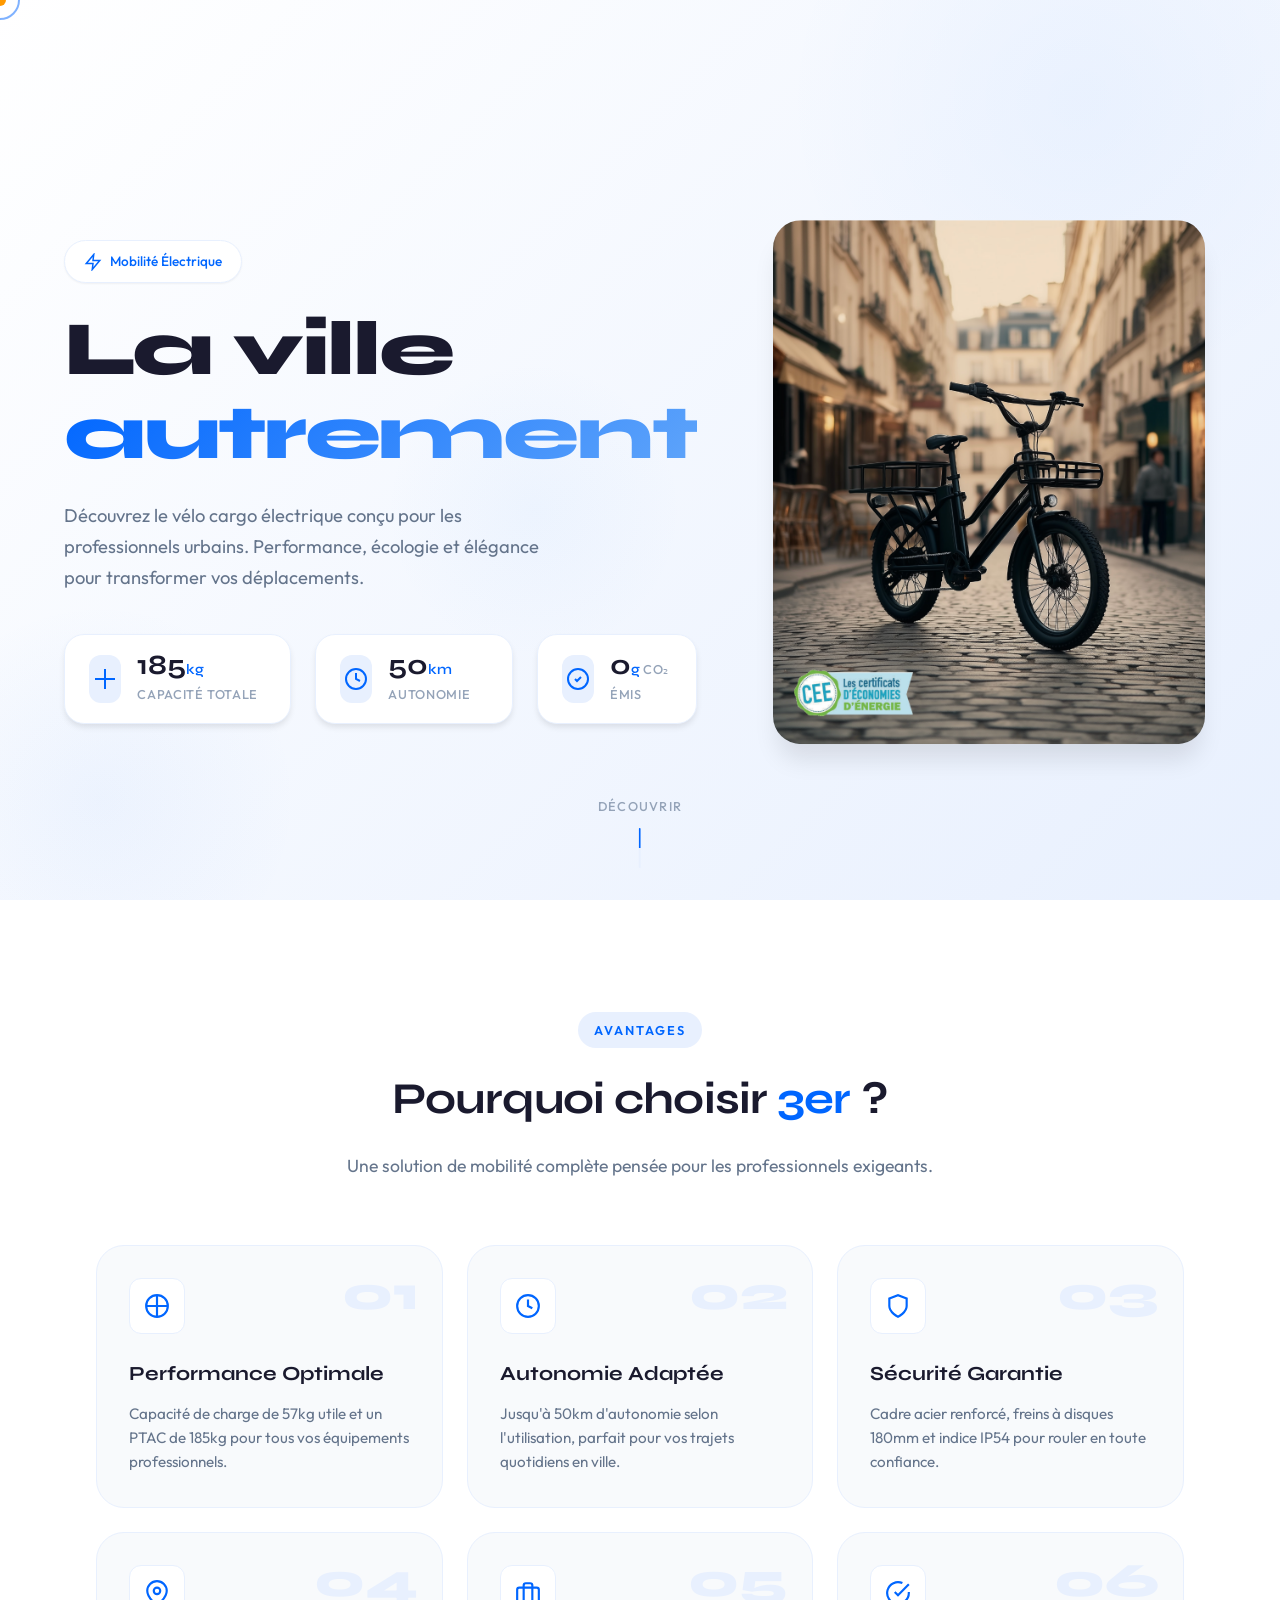
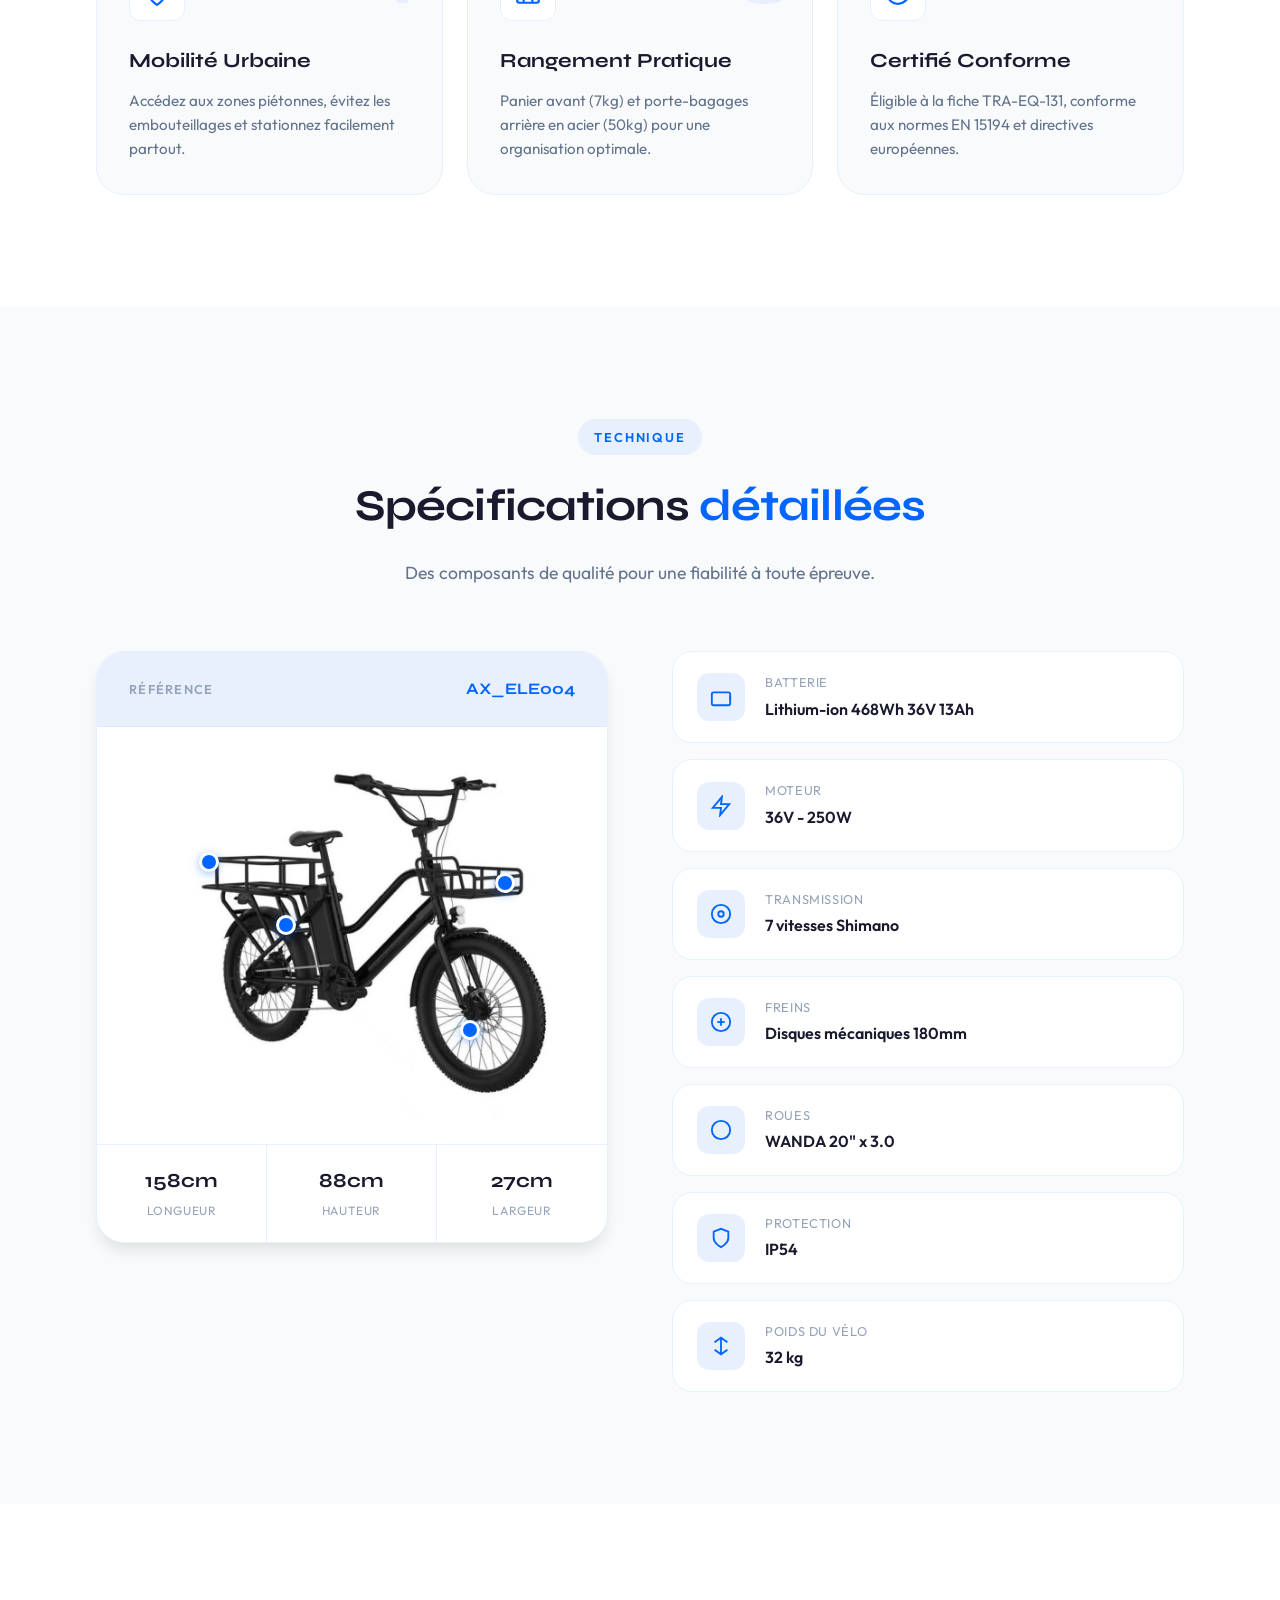
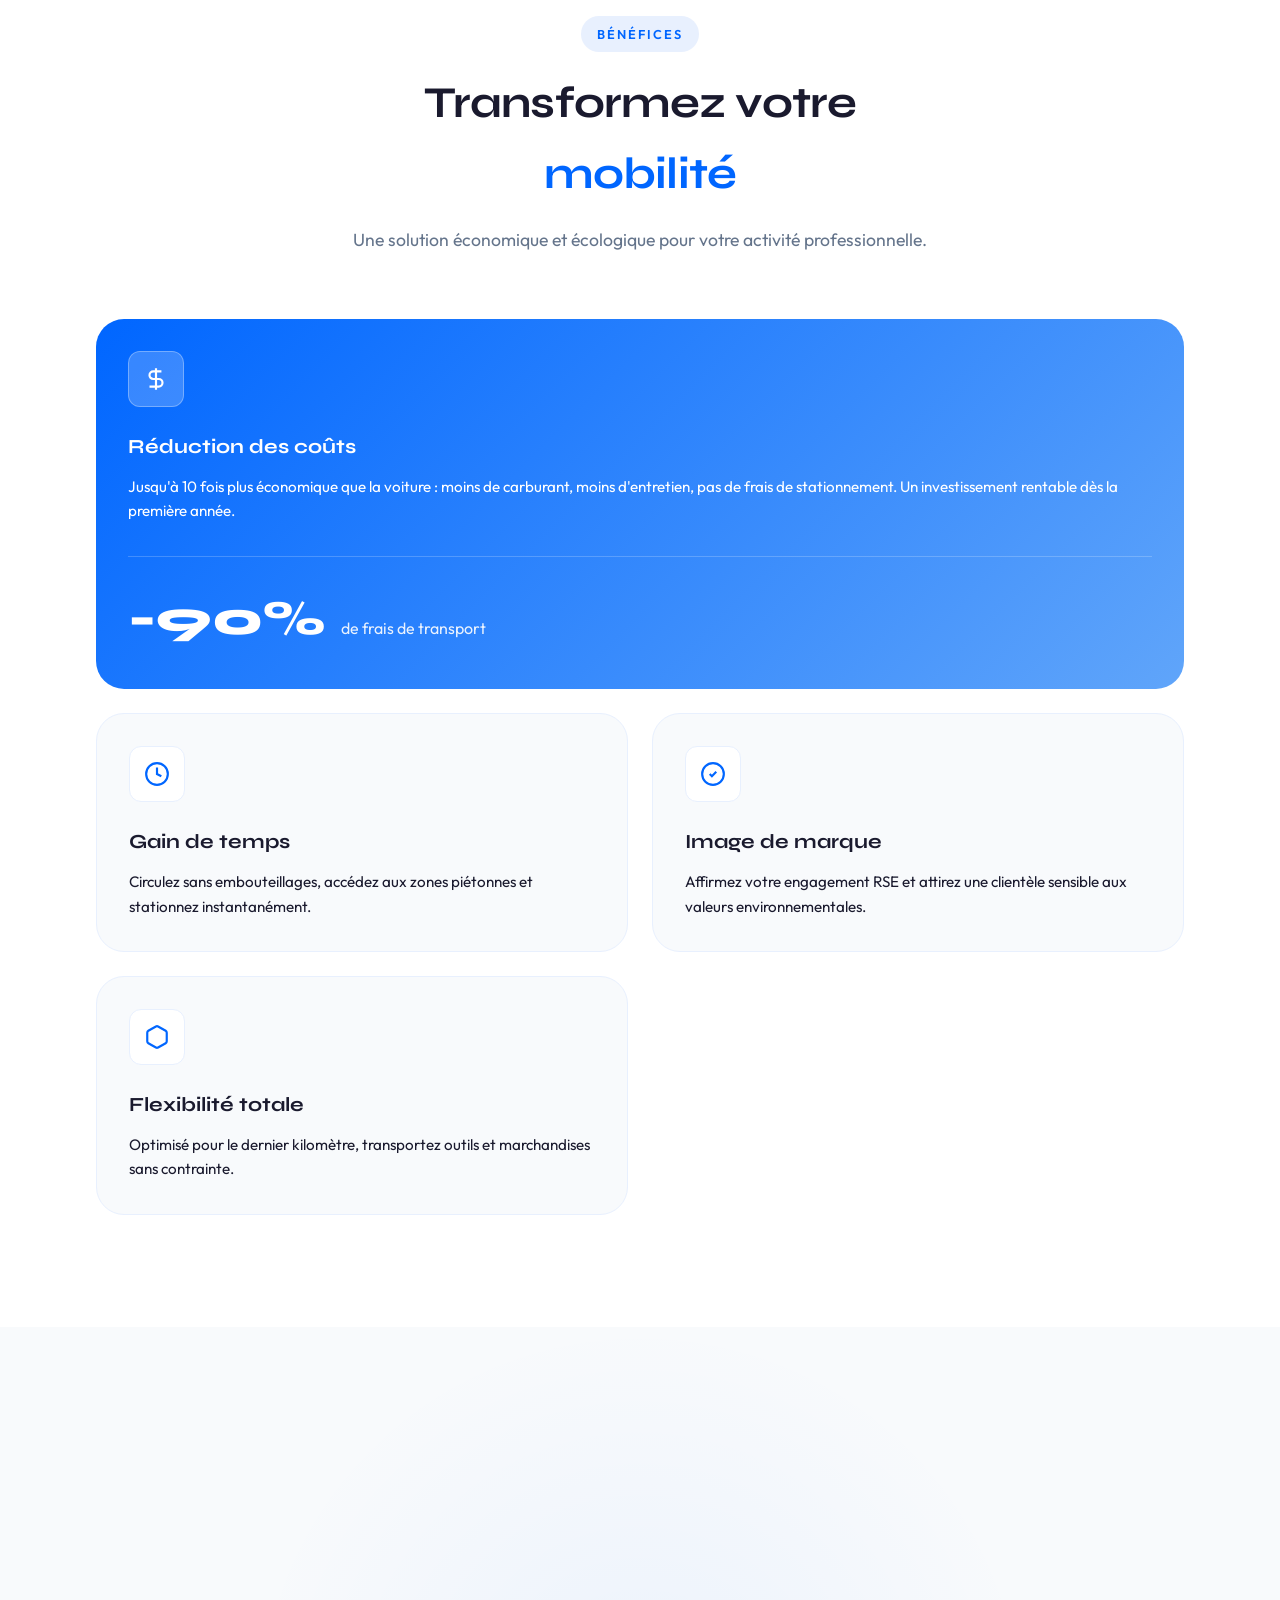
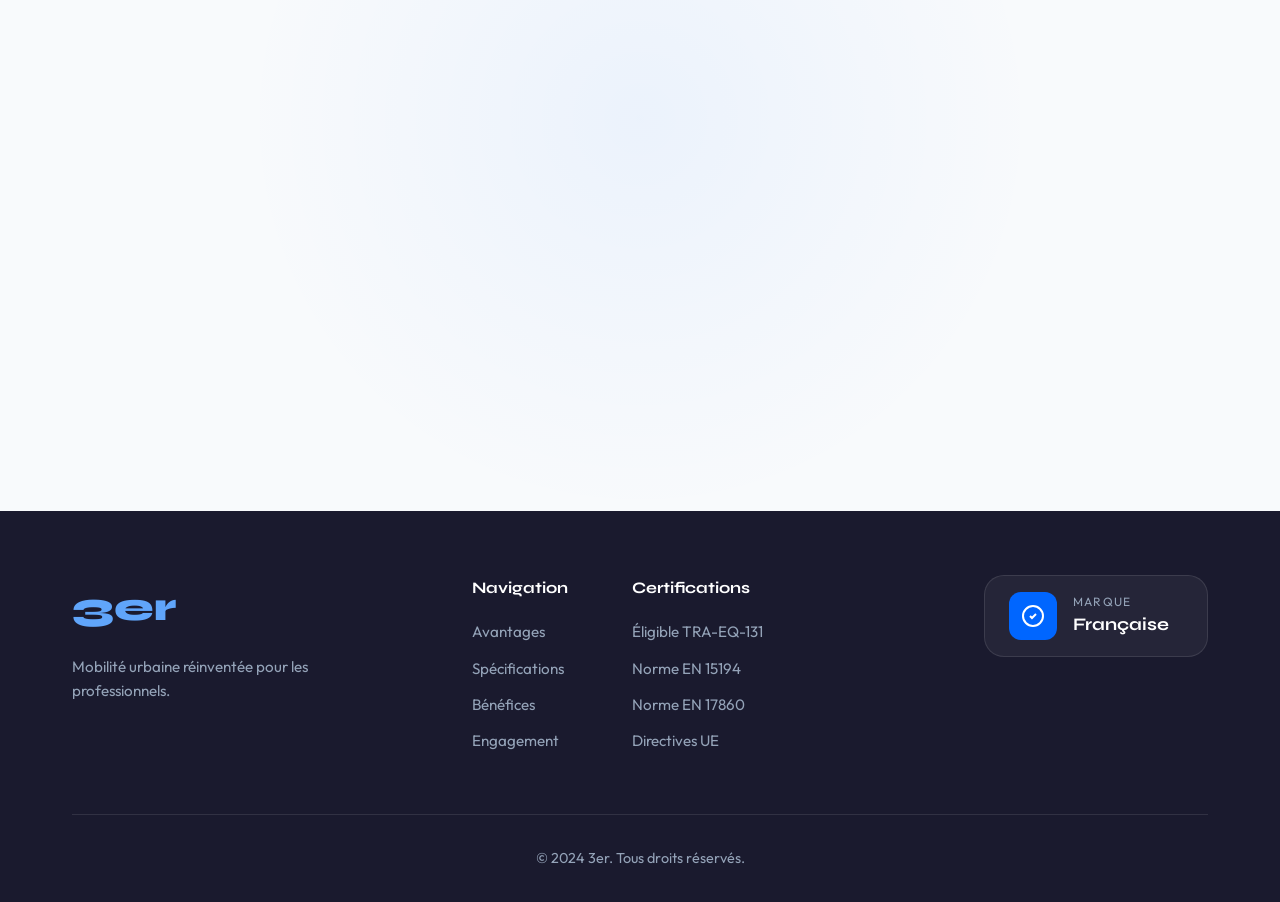
<file: index.html>
<!DOCTYPE html>
<html lang="fr">
<head>
    <meta charset="UTF-8">
    <meta name="viewport" content="width=device-width, initial-scale=1.0">
    <title>3er | Vélo Cargo Électrique</title>
    <link href="https://fonts.googleapis.com/css2?family=Outfit:wght@300;400;500;600;700;800&family=Syne:wght@400;500;600;700;800&display=swap" rel="stylesheet">
    <style>
/* ============================================
   3er - Vélo Cargo Électrique
   Styles CSS - Thème Blanc & Bleu Urbain
   Avec images réelles du vélo
   ============================================ */

/* Variables */
:root {
    --white: #ffffff;
    --off-white: #f8fafc;
    --light-gray: #e8f0fe;
    --gray: #94a3b8;
    --dark-gray: #64748b;
    --dark: #1a1a2e;
    --darker: #0f0f1a;

    --blue-100: #dbeafe;
    --blue-200: #bfdbfe;
    --blue-300: #93c5fd;
    --blue-400: #60a5fa;
    --blue-500: #3b82f6;
    --blue-600: #0066FF;
    --blue-700: #0052cc;
    --blue-800: #1e40af;

    --gradient-blue: linear-gradient(135deg, var(--blue-600) 0%, var(--blue-400) 100%);
    --gradient-light: linear-gradient(135deg, var(--white) 0%, var(--light-gray) 100%);

    --shadow-sm: 0 1px 2px rgba(0, 0, 0, 0.05);
    --shadow-md: 0 4px 6px -1px rgba(0, 0, 0, 0.1);
    --shadow-lg: 0 10px 15px -3px rgba(0, 0, 0, 0.1);
    --shadow-xl: 0 20px 25px -5px rgba(0, 0, 0, 0.1);
    --shadow-blue: 0 10px 40px rgba(0, 102, 255, 0.15);

    --radius-sm: 8px;
    --radius-md: 12px;
    --radius-lg: 20px;
    --radius-xl: 28px;

    --transition: all 0.3s cubic-bezier(0.4, 0, 0.2, 1);
}

/* Reset & Base */
* {
    margin: 0;
    padding: 0;
    box-sizing: border-box;
}

html {
    scroll-behavior: smooth;
}

body {
    font-family: 'Outfit', sans-serif;
    background-color: var(--white);
    color: var(--dark);
    overflow-x: hidden;
    line-height: 1.6;
}

/* Custom Cursor */
.cursor {
    width: 12px;
    height: 12px;
    background: var(--blue-600);
    border-radius: 50%;
    position: fixed;
    pointer-events: none;
    z-index: 9999;
    transition: transform 0.1s ease;
    mix-blend-mode: difference;
}

.cursor-follower {
    width: 40px;
    height: 40px;
    border: 2px solid var(--blue-600);
    border-radius: 50%;
    position: fixed;
    pointer-events: none;
    z-index: 9998;
    transition: transform 0.15s ease, opacity 0.15s ease;
    opacity: 0.5;
}

/* Container */
.container {
    max-width: 1200px;
    margin: 0 auto;
    padding: 0 2rem;
}


/* Hero Section */
.hero {
    min-height: 100vh;
    display: flex;
    align-items: center;
    justify-content: center;
    position: relative;
    padding: 8rem 4rem 4rem;
    overflow: hidden;
    background: var(--gradient-light);
}

.hero-shapes {
    position: absolute;
    top: 0;
    left: 0;
    width: 100%;
    height: 100%;
    pointer-events: none;
    overflow: hidden;
}

.shape {
    position: absolute;
    border-radius: 50%;
    opacity: 0.5;
}

.shape-1 {
    width: 600px;
    height: 600px;
    background: radial-gradient(circle, rgba(0, 102, 255, 0.08) 0%, transparent 70%);
    top: -200px;
    right: -100px;
}

.shape-2 {
    width: 400px;
    height: 400px;
    background: radial-gradient(circle, rgba(59, 130, 246, 0.1) 0%, transparent 70%);
    bottom: -100px;
    left: -100px;
}

.shape-3 {
    width: 300px;
    height: 300px;
    background: radial-gradient(circle, rgba(96, 165, 250, 0.1) 0%, transparent 70%);
    top: 40%;
    left: 30%;
}

.hero-content {
    display: grid;
    grid-template-columns: 1fr 1.2fr;
    gap: 4rem;
    align-items: center;
    max-width: 1400px;
    width: 100%;
    position: relative;
    z-index: 2;
}

.hero-text {
    opacity: 0;
    transform: translateY(40px);
    animation: fadeUp 0.8s ease forwards;
    animation-delay: 0.2s;
}

.hero-tag {
    display: inline-flex;
    align-items: center;
    gap: 0.5rem;
    background: var(--white);
    border: 1px solid var(--light-gray);
    padding: 0.6rem 1.2rem;
    border-radius: 50px;
    font-size: 0.85rem;
    font-weight: 500;
    color: var(--blue-600);
    margin-bottom: 1.5rem;
    box-shadow: var(--shadow-sm);
}

.hero-tag svg {
    width: 18px;
    height: 18px;
}

.hero h1 {
    font-family: 'Syne', sans-serif;
    font-size: clamp(3rem, 6vw, 5rem);
    font-weight: 800;
    line-height: 1.1;
    margin-bottom: 1.5rem;
    letter-spacing: -0.03em;
}

.hero h1 .line {
    display: block;
}

.hero h1 .highlight {
    background: var(--gradient-blue);
    -webkit-background-clip: text;
    -webkit-text-fill-color: transparent;
    background-clip: text;
}

.hero-description {
    color: var(--dark-gray);
    font-size: 1.15rem;
    max-width: 480px;
    margin-bottom: 2.5rem;
    line-height: 1.7;
}

.hero-stats {
    display: flex;
    gap: 1.5rem;
}

.stat {
    display: flex;
    align-items: center;
    gap: 1rem;
    background: var(--white);
    padding: 1rem 1.5rem;
    border-radius: var(--radius-lg);
    box-shadow: var(--shadow-md);
    border: 1px solid var(--light-gray);
    transition: var(--transition);
}

.stat:hover {
    transform: translateY(-4px);
    box-shadow: var(--shadow-lg);
}

.stat-icon {
    width: 48px;
    height: 48px;
    background: var(--light-gray);
    border-radius: var(--radius-md);
    display: flex;
    align-items: center;
    justify-content: center;
}

.stat-icon svg {
    width: 24px;
    height: 24px;
    color: var(--blue-600);
}

.stat-value {
    font-family: 'Syne', sans-serif;
    font-size: 1.75rem;
    font-weight: 700;
    color: var(--dark);
    line-height: 1;
}

.stat-value small {
    font-size: 0.9rem;
    font-weight: 600;
    color: var(--blue-600);
}

.stat-label {
    font-size: 0.8rem;
    color: var(--gray);
    text-transform: uppercase;
    letter-spacing: 0.05em;
    font-weight: 500;
}

/* Hero Visual - Real Bike Image */
.hero-visual {
    position: relative;
    opacity: 0;
    transform: translateX(40px);
    animation: fadeLeft 0.8s ease forwards;
    animation-delay: 0.4s;
}

.bike-wrapper {
    position: relative;
    width: 100%;
    padding-top: 85%;
}

.bike-glow {
    position: absolute;
    top: 50%;
    left: 50%;
    width: 80%;
    height: 80%;
    transform: translate(-50%, -50%);
    background: radial-gradient(circle, rgba(0, 102, 255, 0.15) 0%, transparent 70%);
    border-radius: 50%;
    filter: blur(40px);
    animation: pulse-glow 4s ease-in-out infinite;
}

@keyframes pulse-glow {
    0%, 100% { opacity: 0.6; transform: translate(-50%, -50%) scale(1); }
    50% { opacity: 1; transform: translate(-50%, -50%) scale(1.1); }
}

.bike-image-container {
    position: absolute;
    top: 50%;
    left: 50%;
    transform: translate(-50%, -50%);
    width: 95%;
    height: auto;
    z-index: 2;
    border-radius: var(--radius-xl);
    overflow: hidden;
    box-shadow: var(--shadow-xl);
    transition: transform 0.4s ease, box-shadow 0.4s ease;
}

.bike-image-container:hover {
    transform: translate(-50%, -50%) scale(1.02);
    box-shadow: 0 30px 60px rgba(0, 102, 255, 0.2);
}

.bike-photo {
    width: 100%;
    height: auto;
    display: block;
    transition: transform 0.4s ease;
}

.bike-image-container:hover .bike-photo {
    transform: scale(1.05);
}

/* Floating Badges */
.floating-badge {
    position: absolute;
    background: var(--white);
    border: 1px solid var(--light-gray);
    padding: 0.8rem 1.2rem;
    border-radius: var(--radius-md);
    display: flex;
    align-items: center;
    gap: 0.75rem;
    box-shadow: var(--shadow-lg);
    z-index: 3;
    animation: float 4s ease-in-out infinite;
    transition: var(--transition);
}

.floating-badge:hover {
    transform: translateY(-5px) scale(1.05);
    box-shadow: var(--shadow-blue);
}

.badge-motor {
    top: 5%;
    right: 5%;
    animation-delay: 0s;
}

.badge-weight {
    bottom: 15%;
    left: 0;
    animation-delay: 1.5s;
}

.badge-battery {
    top: 40%;
    right: -5%;
    animation-delay: 3s;
}

@keyframes float {
    0%, 100% { transform: translateY(0); }
    50% { transform: translateY(-12px); }
}

.badge-icon {
    width: 40px;
    height: 40px;
    background: var(--light-gray);
    border-radius: var(--radius-sm);
    display: flex;
    align-items: center;
    justify-content: center;
    transition: var(--transition);
}

.floating-badge:hover .badge-icon {
    background: var(--blue-600);
}

.badge-icon svg {
    width: 20px;
    height: 20px;
    color: var(--blue-600);
    transition: var(--transition);
}

.floating-badge:hover .badge-icon svg {
    color: var(--white);
}

.badge-value {
    font-family: 'Syne', sans-serif;
    font-size: 1.1rem;
    font-weight: 700;
    color: var(--dark);
    display: block;
}

.badge-label {
    font-size: 0.75rem;
    color: var(--gray);
    text-transform: uppercase;
    letter-spacing: 0.05em;
}

/* Scroll Indicator */
.scroll-indicator {
    position: absolute;
    bottom: 2rem;
    left: 50%;
    transform: translateX(-50%);
    display: flex;
    flex-direction: column;
    align-items: center;
    gap: 0.75rem;
    color: var(--gray);
    font-size: 0.8rem;
    font-weight: 500;
    letter-spacing: 0.1em;
    text-transform: uppercase;
}

.scroll-line {
    width: 2px;
    height: 40px;
    background: var(--light-gray);
    border-radius: 2px;
    position: relative;
    overflow: hidden;
}

.scroll-line::after {
    content: '';
    position: absolute;
    top: 0;
    left: 0;
    width: 100%;
    height: 50%;
    background: var(--blue-600);
    animation: scroll-down 1.5s ease-in-out infinite;
}

@keyframes scroll-down {
    0% { top: -50%; }
    100% { top: 100%; }
}

/* Section Styles */
section {
    padding: 7rem 4rem;
    position: relative;
}

.section-header {
    text-align: center;
    max-width: 600px;
    margin: 0 auto 4rem;
}

.section-tag {
    display: inline-block;
    background: var(--light-gray);
    color: var(--blue-600);
    font-size: 0.8rem;
    font-weight: 600;
    text-transform: uppercase;
    letter-spacing: 0.15em;
    padding: 0.5rem 1rem;
    border-radius: 50px;
    margin-bottom: 1rem;
}

.section-title {
    font-family: 'Syne', sans-serif;
    font-size: clamp(2rem, 4vw, 2.75rem);
    font-weight: 700;
    margin-bottom: 1rem;
    letter-spacing: -0.02em;
}

.section-title span {
    color: var(--blue-600);
}

.section-description {
    color: var(--dark-gray);
    font-size: 1.1rem;
    line-height: 1.7;
}

/* Features Section */
.features {
    background: var(--white);
}

.features-grid {
    display: grid;
    grid-template-columns: repeat(3, 1fr);
    gap: 1.5rem;
}

.feature-card {
    background: var(--off-white);
    border: 1px solid var(--light-gray);
    border-radius: var(--radius-xl);
    padding: 2rem;
    position: relative;
    overflow: hidden;
    transition: var(--transition);
}

.feature-card::before {
    content: '';
    position: absolute;
    top: 0;
    left: 0;
    width: 100%;
    height: 4px;
    background: var(--gradient-blue);
    transform: scaleX(0);
    transform-origin: left;
    transition: transform 0.4s ease;
}

.feature-card:hover {
    transform: translateY(-8px);
    box-shadow: var(--shadow-blue);
    border-color: var(--blue-200);
}

.feature-card:hover::before {
    transform: scaleX(1);
}

.feature-number {
    position: absolute;
    top: 1.5rem;
    right: 1.5rem;
    font-family: 'Syne', sans-serif;
    font-size: 3rem;
    font-weight: 800;
    color: var(--light-gray);
    line-height: 1;
}

.feature-icon {
    width: 56px;
    height: 56px;
    background: var(--white);
    border: 1px solid var(--light-gray);
    border-radius: var(--radius-md);
    display: flex;
    align-items: center;
    justify-content: center;
    margin-bottom: 1.5rem;
    transition: var(--transition);
}

.feature-card:hover .feature-icon {
    background: var(--blue-600);
    border-color: var(--blue-600);
}

.feature-icon svg {
    width: 26px;
    height: 26px;
    color: var(--blue-600);
    transition: var(--transition);
}

.feature-card:hover .feature-icon svg {
    color: var(--white);
}

.feature-card h3 {
    font-family: 'Syne', sans-serif;
    font-size: 1.25rem;
    font-weight: 700;
    margin-bottom: 0.75rem;
    color: var(--dark);
}

.feature-card p {
    color: var(--dark-gray);
    font-size: 0.95rem;
    line-height: 1.6;
}

/* Specs Section */
.specs {
    background: var(--off-white);
}

.specs-container {
    display: grid;
    grid-template-columns: 1fr 1fr;
    gap: 4rem;
    align-items: start;
}

.specs-card {
    background: var(--white);
    border: 1px solid var(--light-gray);
    border-radius: var(--radius-xl);
    overflow: hidden;
    box-shadow: var(--shadow-lg);
}

.specs-card-header {
    display: flex;
    justify-content: space-between;
    align-items: center;
    padding: 1.5rem 2rem;
    background: var(--light-gray);
    border-bottom: 1px solid var(--blue-100);
}

.specs-card-tag {
    font-size: 0.8rem;
    font-weight: 600;
    color: var(--gray);
    text-transform: uppercase;
    letter-spacing: 0.1em;
}

.specs-card-ref {
    font-family: 'Syne', sans-serif;
    font-weight: 700;
    color: var(--blue-600);
}

/* Specs Image with Hotspots */
.specs-image-container {
    position: relative;
    padding: 1.5rem;
    background: var(--white);
}

.specs-bike-photo {
    width: 100%;
    height: auto;
    display: block;
    transition: transform 0.4s ease;
}

.specs-image-container:hover .specs-bike-photo {
    transform: scale(1.02);
}

/* Interactive Hotspots */
.specs-hotspot {
    position: absolute;
    z-index: 10;
}

.hotspot-dot {
    display: block;
    width: 20px;
    height: 20px;
    background: var(--blue-600);
    border: 3px solid var(--white);
    border-radius: 50%;
    cursor: pointer;
    box-shadow: 0 2px 10px rgba(0, 102, 255, 0.4);
    animation: hotspot-pulse 2s infinite;
    transition: var(--transition);
}

.specs-hotspot:hover .hotspot-dot {
    transform: scale(1.3);
    background: var(--blue-400);
}

@keyframes hotspot-pulse {
    0%, 100% { box-shadow: 0 0 0 0 rgba(0, 102, 255, 0.4); }
    50% { box-shadow: 0 0 0 10px rgba(0, 102, 255, 0); }
}

.hotspot-tooltip {
    position: absolute;
    bottom: 100%;
    left: 50%;
    transform: translateX(-50%) translateY(-10px);
    background: var(--dark);
    color: var(--white);
    padding: 0.5rem 1rem;
    border-radius: var(--radius-sm);
    font-size: 0.8rem;
    font-weight: 500;
    white-space: nowrap;
    opacity: 0;
    visibility: hidden;
    transition: var(--transition);
}

.hotspot-tooltip::after {
    content: '';
    position: absolute;
    top: 100%;
    left: 50%;
    transform: translateX(-50%);
    border: 6px solid transparent;
    border-top-color: var(--dark);
}

.specs-hotspot:hover .hotspot-tooltip {
    opacity: 1;
    visibility: visible;
    transform: translateX(-50%) translateY(-15px);
}

/* Hotspot Positions */
.hotspot-battery {
    top: 45%;
    left: 35%;
}

.hotspot-rack {
    top: 30%;
    left: 20%;
}

.hotspot-basket {
    top: 35%;
    right: 18%;
}

.hotspot-wheel {
    bottom: 25%;
    right: 25%;
}

.specs-card-footer {
    display: grid;
    grid-template-columns: repeat(3, 1fr);
    border-top: 1px solid var(--light-gray);
}

.specs-mini {
    padding: 1.25rem;
    text-align: center;
    border-right: 1px solid var(--light-gray);
    transition: var(--transition);
}

.specs-mini:last-child {
    border-right: none;
}

.specs-mini:hover {
    background: var(--light-gray);
}

.mini-value {
    display: block;
    font-family: 'Syne', sans-serif;
    font-size: 1.25rem;
    font-weight: 700;
    color: var(--dark);
}

.mini-label {
    font-size: 0.75rem;
    color: var(--gray);
    text-transform: uppercase;
    letter-spacing: 0.05em;
}

.specs-list {
    display: flex;
    flex-direction: column;
    gap: 1rem;
}

.spec-item {
    display: flex;
    align-items: center;
    gap: 1.25rem;
    padding: 1.25rem 1.5rem;
    background: var(--white);
    border: 1px solid var(--light-gray);
    border-radius: var(--radius-lg);
    transition: var(--transition);
}

.spec-item:hover {
    border-color: var(--blue-200);
    box-shadow: var(--shadow-md);
    transform: translateX(8px);
}

.spec-icon {
    width: 48px;
    height: 48px;
    background: var(--light-gray);
    border-radius: var(--radius-md);
    display: flex;
    align-items: center;
    justify-content: center;
    flex-shrink: 0;
    transition: var(--transition);
}

.spec-item:hover .spec-icon {
    background: var(--blue-600);
}

.spec-icon svg {
    width: 22px;
    height: 22px;
    color: var(--blue-600);
    transition: var(--transition);
}

.spec-item:hover .spec-icon svg {
    color: var(--white);
}

.spec-info {
    flex: 1;
}

.spec-label {
    display: block;
    font-size: 0.8rem;
    color: var(--gray);
    text-transform: uppercase;
    letter-spacing: 0.05em;
    margin-bottom: 0.25rem;
}

.spec-value {
    font-weight: 600;
    color: var(--dark);
}

/* Benefits Section */
.benefits {
    background: var(--white);
}

.benefits-grid {
    display: grid;
    grid-template-columns: 1fr 1fr;
    gap: 1.5rem;
}

.benefit-card {
    background: var(--off-white);
    border: 1px solid var(--light-gray);
    border-radius: var(--radius-xl);
    padding: 2rem;
    transition: var(--transition);
}

.benefit-card:hover {
    border-color: var(--blue-200);
    box-shadow: var(--shadow-blue);
}

.benefit-large {
    grid-column: span 2;
    background: var(--gradient-blue);
    border: none;
    color: var(--white);
}

.benefit-large h3,
.benefit-large p {
    color: var(--white);
}

.benefit-large .benefit-icon {
    background: rgba(255, 255, 255, 0.2);
    border-color: rgba(255, 255, 255, 0.3);
}

.benefit-large .benefit-icon svg {
    color: var(--white);
}

.benefit-icon {
    width: 56px;
    height: 56px;
    background: var(--white);
    border: 1px solid var(--light-gray);
    border-radius: var(--radius-md);
    display: flex;
    align-items: center;
    justify-content: center;
    margin-bottom: 1.5rem;
}

.benefit-icon svg {
    width: 26px;
    height: 26px;
    color: var(--blue-600);
}

.benefit-card h3 {
    font-family: 'Syne', sans-serif;
    font-size: 1.25rem;
    font-weight: 700;
    margin-bottom: 0.75rem;
}

.benefit-card p {
    color: var(--black);
    font-size: 0.95rem;
    line-height: 1.6;
}

.benefit-stat {
    margin-top: 2rem;
    padding-top: 1.5rem;
    border-top: 1px solid rgba(255, 255, 255, 0.2);
    display: flex;
    align-items: baseline;
    gap: 1rem;
}

.benefit-stat-value {
    font-family: 'Syne', sans-serif;
    font-size: 3rem;
    font-weight: 800;
}

.benefit-stat-label {
    font-size: 1rem;
    opacity: 0.9;
}

/* Eco Section */
.eco {
    background: var(--off-white);
    position: relative;
    overflow: hidden;
}

.eco-bg {
    position: absolute;
    top: 0;
    left: 0;
    width: 100%;
    height: 100%;
    pointer-events: none;
}

.eco-circle {
    position: absolute;
    top: 50%;
    left: 50%;
    transform: translate(-50%, -50%);
    width: 800px;
    height: 800px;
    background: radial-gradient(circle, rgba(0, 102, 255, 0.05) 0%, transparent 70%);
    border-radius: 50%;
}

.eco-content {
    max-width: 800px;
    margin: 0 auto;
    text-align: center;
    position: relative;
    z-index: 1;
}

.eco-badge {
    display: inline-flex;
    align-items: center;
    gap: 0.5rem;
    background: var(--blue-600);
    color: var(--white);
    padding: 0.75rem 1.5rem;
    border-radius: 50px;
    font-size: 0.9rem;
    font-weight: 600;
    margin-bottom: 2rem;
    box-shadow: var(--shadow-blue);
}

.eco-badge svg {
    width: 20px;
    height: 20px;
}

.eco h2 {
    font-family: 'Syne', sans-serif;
    font-size: clamp(2rem, 5vw, 3rem);
    font-weight: 800;
    margin-bottom: 1.5rem;
    letter-spacing: -0.02em;
}

.eco h2 span {
    color: var(--blue-600);
}

.eco > .container > .eco-content > p {
    color: var(--dark-gray);
    font-size: 1.15rem;
    max-width: 550px;
    margin: 0 auto 3rem;
    line-height: 1.7;
}

.eco-stats {
    display: flex;
    justify-content: center;
    gap: 4rem;
}

.eco-stat {
    text-align: center;
}

.eco-stat-circle {
    position: relative;
    width: 120px;
    height: 120px;
    margin: 0 auto 1rem;
}

.eco-stat-circle svg {
    width: 100%;
    height: 100%;
    transform: rotate(-90deg);
}

.eco-stat-circle .progress-circle {
    transition: stroke-dashoffset 1s ease;
}

.eco-stat-value {
    position: absolute;
    top: 50%;
    left: 50%;
    transform: translate(-50%, -50%);
    font-family: 'Syne', sans-serif;
    font-size: 1.25rem;
    font-weight: 700;
    color: var(--dark);
}

.eco-stat-label {
    font-size: 0.85rem;
    color: var(--gray);
    font-weight: 500;
}

/* Footer */
footer {
    background: var(--dark);
    color: var(--white);
    padding: 4rem 0 2rem;
}

.footer-content {
    display: grid;
    grid-template-columns: 1.5fr 2fr 1fr;
    gap: 4rem;
    margin-bottom: 3rem;
}

.footer-logo {
    font-family: 'Syne', sans-serif;
    font-size: 2.5rem;
    font-weight: 800;
    color: var(--blue-400);
    margin-bottom: 1rem;
}

.footer-brand p {
    color: var(--gray);
    font-size: 0.95rem;
    max-width: 280px;
}

.footer-links {
    display: flex;
    gap: 4rem;
}

.footer-column h4 {
    font-family: 'Syne', sans-serif;
    font-size: 1rem;
    font-weight: 700;
    margin-bottom: 1.25rem;
    color: var(--white);
}

.footer-column ul {
    list-style: none;
}

.footer-column li {
    margin-bottom: 0.75rem;
    color: var(--gray);
    font-size: 0.95rem;
}

.footer-column a {
    color: var(--gray);
    text-decoration: none;
    font-size: 0.95rem;
    transition: var(--transition);
}

.footer-column a:hover {
    color: var(--blue-400);
}

.footer-certification {
    display: flex;
    align-items: center;
    gap: 1rem;
    background: rgba(255, 255, 255, 0.05);
    border: 1px solid rgba(255, 255, 255, 0.1);
    padding: 1rem 1.5rem;
    border-radius: var(--radius-lg);
}

.cert-icon {
    width: 48px;
    height: 48px;
    background: var(--blue-600);
    border-radius: var(--radius-md);
    display: flex;
    align-items: center;
    justify-content: center;
}

.cert-icon svg {
    width: 24px;
    height: 24px;
    color: var(--white);
}

.cert-text span {
    display: block;
    font-size: 0.75rem;
    color: var(--gray);
    text-transform: uppercase;
    letter-spacing: 0.1em;
}

.cert-text strong {
    font-family: 'Syne', sans-serif;
    font-size: 1.1rem;
    font-weight: 700;
}

.footer-bottom {
    border-top: 1px solid rgba(255, 255, 255, 0.1);
    padding-top: 2rem;
    text-align: center;
}

.footer-bottom p {
    color: var(--gray);
    font-size: 0.9rem;
}

/* Animations */
@keyframes fadeUp {
    to {
        opacity: 1;
        transform: translateY(0);
    }
}

@keyframes fadeLeft {
    to {
        opacity: 1;
        transform: translateX(0);
    }
}

/* Scroll Reveal */
.reveal {
    opacity: 0;
    transform: translateY(30px);
    transition: all 0.6s cubic-bezier(0.4, 0, 0.2, 1);
}

.reveal.active {
    opacity: 1;
    transform: translateY(0);
}

/* Responsive */
@media (max-width: 1024px) {
    nav {
        padding: 1rem 2rem;
    }

    .hero {
        padding: 6rem 2rem 4rem;
    }

    .hero-content {
        grid-template-columns: 1fr;
        text-align: center;
        gap: 3rem;
    }

    .hero-text {
        order: 2;
    }

    .hero-visual {
        order: 1;
        max-width: 600px;
        margin: 0 auto;
        width: 100%;
    }

    .bike-wrapper {
        position: relative;
        width: 100%;
    }

    .bike-image-container {
        position: relative;
        top: auto;
        left: auto;
        transform: none;
        width: 100%;
    }

    .bike-glow {
        display: none;
    }

    .hero-description {
        margin: 0 auto 2rem;
    }

    .hero-stats {
        justify-content: center;
        flex-wrap: wrap;
    }

    .features-grid {
        grid-template-columns: repeat(2, 1fr);
    }

    .specs-container {
        grid-template-columns: 1fr;
        gap: 2rem;
    }

    .benefits-grid {
        grid-template-columns: 1fr;
    }

    .benefit-large {
        grid-column: span 1;
    }

    section {
        padding: 5rem 2rem;
    }
}

/* Mobile Menu Button */
.mobile-menu-btn {
    display: none;
    flex-direction: column;
    justify-content: center;
    align-items: center;
    width: 44px;
    height: 44px;
    background: var(--light-gray);
    border: none;
    border-radius: var(--radius-md);
    cursor: pointer;
    gap: 5px;
    padding: 10px;
    z-index: 1001;
    transition: var(--transition);
}

.mobile-menu-btn span {
    display: block;
    width: 22px;
    height: 2px;
    background: var(--blue-600);
    border-radius: 2px;
    transition: var(--transition);
}

.mobile-menu-btn.active {
    background: var(--blue-600);
}

.mobile-menu-btn.active span {
    background: var(--white);
}

.mobile-menu-btn.active span:nth-child(1) {
    transform: rotate(45deg) translate(5px, 5px);
}

.mobile-menu-btn.active span:nth-child(2) {
    opacity: 0;
}

.mobile-menu-btn.active span:nth-child(3) {
    transform: rotate(-45deg) translate(5px, -5px);
}

/* Mobile Menu Overlay */
.mobile-menu-overlay {
    position: fixed;
    top: 0;
    left: 0;
    width: 100%;
    height: 100vh;
    background: var(--white);
    z-index: 999;
    display: flex;
    flex-direction: column;
    justify-content: center;
    align-items: center;
    gap: 2rem;
    opacity: 0;
    visibility: hidden;
    transition: var(--transition);
}

.mobile-menu-overlay.active {
    opacity: 1;
    visibility: visible;
}

.mobile-nav-links {
    list-style: none;
    text-align: center;
    display: flex;
    flex-direction: column;
    gap: 1.5rem;
}

.mobile-nav-links a {
    font-family: 'Syne', sans-serif;
    font-size: 1.75rem;
    font-weight: 700;
    color: var(--dark);
    text-decoration: none;
    transition: var(--transition);
    display: block;
    padding: 0.5rem;
}

.mobile-nav-links a:hover {
    color: var(--blue-600);
}

.mobile-nav-badge {
    display: flex;
    align-items: center;
    gap: 0.5rem;
    background: var(--light-gray);
    padding: 0.75rem 1.5rem;
    border-radius: 50px;
    font-size: 0.9rem;
    font-weight: 500;
    color: var(--blue-600);
}

@media (max-width: 768px) {
    .mobile-menu-btn {
        display: flex;
    }

    .nav-links,
    .nav-badge {
        display: none;
    }

    nav {
        padding: 1rem 1.5rem;
    }

    .logo {
        font-size: 1.75rem;
    }

    .cursor,
    .cursor-follower {
        display: none;
    }

    .hero {
        padding: 5rem 1.5rem 3rem;
        min-height: auto;
    }

    .hero-text {
        order: 1;
    }

    .hero-visual {
        order: 2;
    }

    .hero h1 {
        font-size: 2.5rem;
    }

    .hero-description {
        font-size: 1rem;
    }

    .hero-stats {
        flex-direction: column;
        gap: 1rem;
    }

    .stat {
        width: 100%;
        justify-content: flex-start;
        padding: 1rem;
    }

    .stat-value {
        font-size: 1.5rem;
    }

    .hero-visual {
        width: 100%;
        max-width: 100%;
    }

    .bike-wrapper {
        position: relative;
        width: 100%;
        padding-top: 0;
        height: auto;
    }

    .bike-glow {
        display: none;
    }

    .bike-image-container {
        position: relative;
        top: auto;
        left: auto;
        transform: none;
        width: 100%;
        border-radius: var(--radius-lg);
        overflow: hidden;
        box-shadow: var(--shadow-lg);
    }

    .bike-photo {
        width: 100%;
        height: auto;
        display: block;
    }

    .scroll-indicator {
        display: none;
    }

    section {
        padding: 4rem 1.5rem;
    }

    .section-header {
        margin-bottom: 2.5rem;
    }

    .section-title {
        font-size: 1.75rem;
    }

    .section-description {
        font-size: 1rem;
    }

    .features-grid {
        grid-template-columns: 1fr;
        gap: 1rem;
    }

    .feature-card {
        padding: 1.5rem;
    }

    .feature-number {
        font-size: 2rem;
        top: 1rem;
        right: 1rem;
    }

    .feature-icon {
        width: 48px;
        height: 48px;
        margin-bottom: 1rem;
    }

    .feature-card h3 {
        font-size: 1.1rem;
    }

    .feature-card p {
        font-size: 0.9rem;
    }

    .specs-card-header {
        padding: 1rem 1.5rem;
        flex-direction: column;
        gap: 0.5rem;
        text-align: center;
    }

    .specs-image-container {
        padding: 1rem;
    }

    .specs-card-footer {
        grid-template-columns: 1fr;
    }

    .specs-mini {
        border-right: none;
        border-bottom: 1px solid var(--light-gray);
        padding: 1rem;
    }

    .specs-mini:last-child {
        border-bottom: none;
    }

    .specs-list {
        gap: 0.75rem;
    }

    .spec-item {
        padding: 1rem;
        gap: 1rem;
    }

    .spec-icon {
        width: 40px;
        height: 40px;
    }

    .spec-value {
        font-size: 0.9rem;
    }

    .specs-hotspot {
        display: none;
    }

    .benefits-grid {
        gap: 1rem;
    }

    .benefit-card {
        padding: 1.5rem;
    }

    .benefit-stat {
        flex-direction: column;
        gap: 0.5rem;
        align-items: flex-start;
    }

    .benefit-stat-value {
        font-size: 2.5rem;
    }

    .eco-stats {
        flex-direction: column;
        gap: 2rem;
    }

    .eco-stat-circle {
        width: 100px;
        height: 100px;
    }

    .eco-stat-value {
        font-size: 1.1rem;
    }

    .eco h2 {
        font-size: 1.75rem;
    }

    footer {
        padding: 3rem 0 1.5rem;
    }

    .footer-content {
        grid-template-columns: 1fr;
        gap: 2rem;
        text-align: center;
    }

    .footer-brand p {
        max-width: 100%;
    }

    .footer-logo {
        font-size: 2rem;
    }

    .footer-links {
        justify-content: center;
        gap: 2rem;
        flex-wrap: wrap;
    }

    .footer-column {
        min-width: 120px;
    }

    .footer-badge-container {
        display: flex;
        justify-content: center;
    }

    .footer-certification {
        padding: 0.75rem 1.25rem;
    }

    .footer-bottom {
        padding-top: 1.5rem;
    }

    .footer-bottom p {
        font-size: 0.8rem;
    }
}

@media (max-width: 380px) {
    .hero h1 {
        font-size: 2rem;
    }

    .stat {
        flex-direction: column;
        text-align: center;
        gap: 0.5rem;
    }

    .stat-icon {
        margin: 0 auto;
    }

    .mobile-nav-links a {
        font-size: 1.5rem;
    }

    .bike-image-container {
        border-radius: var(--radius-md);
    }
}
    </style>
</head>
<body>
    <div class="cursor"></div>
    <div class="cursor-follower"></div>

</nav>

    

    <!-- Hero Section -->
    <section class="hero">
        <div class="hero-shapes">
            <div class="shape shape-1"></div>
            <div class="shape shape-2"></div>
            <div class="shape shape-3"></div>
        </div>
        <div class="hero-content">
            <div class="hero-text">
                <div class="hero-tag">
                    <svg viewBox="0 0 24 24" fill="none" stroke="currentColor" stroke-width="2">
                        <path d="M13 2L3 14h9l-1 8 10-12h-9l1-8z"/>
                    </svg>
                    Mobilité Électrique
                </div>
                <h1>
                    <span class="line">La ville</span>
                    <span class="line highlight">autrement</span>
                </h1>
                <p class="hero-description">
                    Découvrez le vélo cargo électrique conçu pour les professionnels urbains.
                    Performance, écologie et élégance pour transformer vos déplacements.
                </p>
                <div class="hero-stats">
                    <div class="stat">
                        <div class="stat-icon">
                            <svg viewBox="0 0 24 24" fill="none" stroke="currentColor" stroke-width="2">
                                <path d="M12 2v20M2 12h20"/>
                            </svg>
                        </div>
                        <div class="stat-content">
                            <span class="stat-value">185<small>kg</small></span>
                            <span class="stat-label">Capacité totale</span>
                        </div>
                    </div>
                    <div class="stat">
                        <div class="stat-icon">
                            <svg viewBox="0 0 24 24" fill="none" stroke="currentColor" stroke-width="2">
                                <circle cx="12" cy="12" r="10"/>
                                <path d="M12 6v6l4 2"/>
                            </svg>
                        </div>
                        <div class="stat-content">
                            <span class="stat-value">50<small>km</small></span>
                            <span class="stat-label">Autonomie</span>
                        </div>
                    </div>
                    <div class="stat">
                        <div class="stat-icon">
                            <svg viewBox="0 0 24 24" fill="none" stroke="currentColor" stroke-width="2">
                                <path d="M12 22c5.523 0 10-4.477 10-10S17.523 2 12 2 2 6.477 2 12s4.477 10 10 10z"/>
                                <path d="M9 12l2 2 4-4"/>
                            </svg>
                        </div>
                        <div class="stat-content">
                            <span class="stat-value">0<small>g</small></span>
                            <span class="stat-label">CO₂ émis</span>
                        </div>
                    </div>
                </div>
            </div>
            <div class="hero-visual">
                <div class="bike-wrapper">
                    <div class="bike-glow"></div>
                    <div class="bike-image-container">
                        <img src="./bike urban.png" alt="Vélo cargo électrique 3er" class="bike-photo">
                    </div>
                </div>
            </div>
        </div>
        <div class="scroll-indicator">
            <span>Découvrir</span>
            <div class="scroll-line"></div>
        </div>
    </section>

    <!-- Features Section -->
    <section class="features" id="features">
        <div class="container">
            <div class="section-header reveal">
                <span class="section-tag">Avantages</span>
                <h2 class="section-title">Pourquoi choisir <span>3er</span> ?</h2>
                <p class="section-description">
                    Une solution de mobilité complète pensée pour les professionnels exigeants.
                </p>
            </div>
            <div class="features-grid">
                <div class="feature-card reveal">
                    <div class="feature-number">01</div>
                    <div class="feature-icon">
                        <svg viewBox="0 0 24 24" fill="none" stroke="currentColor" stroke-width="2">
                            <path d="M12 2v20M2 12h20"/>
                            <circle cx="12" cy="12" r="10"/>
                        </svg>
                    </div>
                    <h3>Performance Optimale</h3>
                    <p>Capacité de charge de 57kg utile et un PTAC de 185kg pour tous vos équipements professionnels.</p>
                </div>
                <div class="feature-card reveal">
                    <div class="feature-number">02</div>
                    <div class="feature-icon">
                        <svg viewBox="0 0 24 24" fill="none" stroke="currentColor" stroke-width="2">
                            <circle cx="12" cy="12" r="10"/>
                            <path d="M12 6v6l4 2"/>
                        </svg>
                    </div>
                    <h3>Autonomie Adaptée</h3>
                    <p>Jusqu'à 50km d'autonomie selon l'utilisation, parfait pour vos trajets quotidiens en ville.</p>
                </div>
                <div class="feature-card reveal">
                    <div class="feature-number">03</div>
                    <div class="feature-icon">
                        <svg viewBox="0 0 24 24" fill="none" stroke="currentColor" stroke-width="2">
                            <path d="M12 22s8-4 8-10V5l-8-3-8 3v7c0 6 8 10 8 10z"/>
                        </svg>
                    </div>
                    <h3>Sécurité Garantie</h3>
                    <p>Cadre acier renforcé, freins à disques 180mm et indice IP54 pour rouler en toute confiance.</p>
                </div>
                <div class="feature-card reveal">
                    <div class="feature-number">04</div>
                    <div class="feature-icon">
                        <svg viewBox="0 0 24 24" fill="none" stroke="currentColor" stroke-width="2">
                            <path d="M21 10c0 7-9 13-9 13s-9-6-9-13a9 9 0 0118 0z"/>
                            <circle cx="12" cy="10" r="3"/>
                        </svg>
                    </div>
                    <h3>Mobilité Urbaine</h3>
                    <p>Accédez aux zones piétonnes, évitez les embouteillages et stationnez facilement partout.</p>
                </div>
                <div class="feature-card reveal">
                    <div class="feature-number">05</div>
                    <div class="feature-icon">
                        <svg viewBox="0 0 24 24" fill="none" stroke="currentColor" stroke-width="2">
                            <rect x="2" y="7" width="20" height="14" rx="2"/>
                            <path d="M16 21V5a2 2 0 00-2-2h-4a2 2 0 00-2 2v16"/>
                        </svg>
                    </div>
                    <h3>Rangement Pratique</h3>
                    <p>Panier avant (7kg) et porte-bagages arrière en acier (50kg) pour une organisation optimale.</p>
                </div>
                <div class="feature-card reveal">
                    <div class="feature-number">06</div>
                    <div class="feature-icon">
                        <svg viewBox="0 0 24 24" fill="none" stroke="currentColor" stroke-width="2">
                            <path d="M22 11.08V12a10 10 0 11-5.93-9.14"/>
                            <path d="M22 4L12 14.01l-3-3"/>
                        </svg>
                    </div>
                    <h3>Certifié Conforme</h3>
                    <p>Éligible à la fiche TRA-EQ-131, conforme aux normes EN 15194 et directives européennes.</p>
                </div>
            </div>
        </div>
    </section>

    <!-- Specs Section -->
    <section class="specs" id="specs">
        <div class="container">
            <div class="section-header reveal">
                <span class="section-tag">Technique</span>
                <h2 class="section-title">Spécifications <span>détaillées</span></h2>
                <p class="section-description">
                    Des composants de qualité pour une fiabilité à toute épreuve.
                </p>
            </div>
            <div class="specs-container">
                <div class="specs-visual reveal">
                    <div class="specs-card">
                        <div class="specs-card-header">
                            <span class="specs-card-tag">Référence</span>
                            <span class="specs-card-ref">AX_ELE004</span>
                        </div>
                        <div class="specs-image-container">
                            <img src="./bike studio.png" alt="Vélo cargo électrique 3er - Vue détaillée" class="specs-bike-photo">
                            <div class="specs-hotspot hotspot-battery">
                                <span class="hotspot-dot"></span>
                                <div class="hotspot-tooltip">Batterie 468Wh</div>
                            </div>
                            <div class="specs-hotspot hotspot-rack">
                                <span class="hotspot-dot"></span>
                                <div class="hotspot-tooltip">Porte-bagages 50kg</div>
                            </div>
                            <div class="specs-hotspot hotspot-basket">
                                <span class="hotspot-dot"></span>
                                <div class="hotspot-tooltip">Panier avant 7kg</div>
                            </div>
                            <div class="specs-hotspot hotspot-wheel">
                                <span class="hotspot-dot"></span>
                                <div class="hotspot-tooltip">Roues 20" WANDA</div>
                            </div>
                        </div>
                        <div class="specs-card-footer">
                            <div class="specs-mini">
                                <span class="mini-value">158cm</span>
                                <span class="mini-label">Longueur</span>
                            </div>
                            <div class="specs-mini">
                                <span class="mini-value">88cm</span>
                                <span class="mini-label">Hauteur</span>
                            </div>
                            <div class="specs-mini">
                                <span class="mini-value">27cm</span>
                                <span class="mini-label">Largeur</span>
                            </div>
                        </div>
                    </div>
                </div>
                <div class="specs-list reveal">
                    <div class="spec-item">
                        <div class="spec-icon">
                            <svg viewBox="0 0 24 24" fill="none" stroke="currentColor" stroke-width="2">
                                <rect x="2" y="7" width="20" height="14" rx="2"/>
                                <path d="M22 11v4"/>
                            </svg>
                        </div>
                        <div class="spec-info">
                            <span class="spec-label">Batterie</span>
                            <span class="spec-value">Lithium-ion 468Wh 36V 13Ah</span>
                        </div>
                    </div>
                    <div class="spec-item">
                        <div class="spec-icon">
                            <svg viewBox="0 0 24 24" fill="none" stroke="currentColor" stroke-width="2">
                                <path d="M13 2L3 14h9l-1 8 10-12h-9l1-8z"/>
                            </svg>
                        </div>
                        <div class="spec-info">
                            <span class="spec-label">Moteur</span>
                            <span class="spec-value">36V - 250W</span>
                        </div>
                    </div>
                    <div class="spec-item">
                        <div class="spec-icon">
                            <svg viewBox="0 0 24 24" fill="none" stroke="currentColor" stroke-width="2">
                                <circle cx="12" cy="12" r="10"/>
                                <circle cx="12" cy="12" r="3"/>
                            </svg>
                        </div>
                        <div class="spec-info">
                            <span class="spec-label">Transmission</span>
                            <span class="spec-value">7 vitesses Shimano</span>
                        </div>
                    </div>
                    <div class="spec-item">
                        <div class="spec-icon">
                            <svg viewBox="0 0 24 24" fill="none" stroke="currentColor" stroke-width="2">
                                <circle cx="12" cy="12" r="10"/>
                                <line x1="12" y1="8" x2="12" y2="16"/>
                                <line x1="8" y1="12" x2="16" y2="12"/>
                            </svg>
                        </div>
                        <div class="spec-info">
                            <span class="spec-label">Freins</span>
                            <span class="spec-value">Disques mécaniques 180mm</span>
                        </div>
                    </div>
                    <div class="spec-item">
                        <div class="spec-icon">
                            <svg viewBox="0 0 24 24" fill="none" stroke="currentColor" stroke-width="2">
                                <circle cx="12" cy="12" r="10"/>
                            </svg>
                        </div>
                        <div class="spec-info">
                            <span class="spec-label">Roues</span>
                            <span class="spec-value">WANDA 20" x 3.0</span>
                        </div>
                    </div>
                    <div class="spec-item">
                        <div class="spec-icon">
                            <svg viewBox="0 0 24 24" fill="none" stroke="currentColor" stroke-width="2">
                                <path d="M12 22s8-4 8-10V5l-8-3-8 3v7c0 6 8 10 8 10z"/>
                            </svg>
                        </div>
                        <div class="spec-info">
                            <span class="spec-label">Protection</span>
                            <span class="spec-value">IP54</span>
                        </div>
                    </div>
                    <div class="spec-item">
                        <div class="spec-icon">
                            <svg viewBox="0 0 24 24" fill="none" stroke="currentColor" stroke-width="2">
                                <path d="M12 3v18M5 8l7-5 7 5M5 16l7 5 7-5"/>
                            </svg>
                        </div>
                        <div class="spec-info">
                            <span class="spec-label">Poids du vélo</span>
                            <span class="spec-value">32 kg</span>
                        </div>
                    </div>
                </div>
            </div>
        </div>
    </section>

    <!-- Benefits Section -->
    <section class="benefits" id="benefits">
        <div class="container">
            <div class="section-header reveal">
                <span class="section-tag">Bénéfices</span>
                <h2 class="section-title">Transformez votre <span>mobilité</span></h2>
                <p class="section-description">
                    Une solution économique et écologique pour votre activité professionnelle.
                </p>
            </div>
            <div class="benefits-grid">
                <div class="benefit-card benefit-large reveal">
                    <div class="benefit-icon">
                        <svg viewBox="0 0 24 24" fill="none" stroke="currentColor" stroke-width="2">
                            <path d="M12 2v20M17 5H9.5a3.5 3.5 0 000 7h5a3.5 3.5 0 010 7H6"/>
                        </svg>
                    </div>
                    <h3>Réduction des coûts</h3>
                    <p>Jusqu'à 10 fois plus économique que la voiture : moins de carburant, moins d'entretien, pas de frais de stationnement. Un investissement rentable dès la première année.</p>
                    <div class="benefit-stat">
                        <span class="benefit-stat-value">-90%</span>
                        <span class="benefit-stat-label">de frais de transport</span>
                    </div>
                </div>
                <div class="benefit-card reveal">
                    <div class="benefit-icon">
                        <svg viewBox="0 0 24 24" fill="none" stroke="currentColor" stroke-width="2">
                            <circle cx="12" cy="12" r="10"/>
                            <path d="M12 6v6l4 2"/>
                        </svg>
                    </div>
                    <h3>Gain de temps</h3>
                    <p>Circulez sans embouteillages, accédez aux zones piétonnes et stationnez instantanément.</p>
                </div>
                <div class="benefit-card reveal">
                    <div class="benefit-icon">
                        <svg viewBox="0 0 24 24" fill="none" stroke="currentColor" stroke-width="2">
                            <path d="M12 22c5.523 0 10-4.477 10-10S17.523 2 12 2 2 6.477 2 12s4.477 10 10 10z"/>
                            <path d="M9 12l2 2 4-4"/>
                        </svg>
                    </div>
                    <h3>Image de marque</h3>
                    <p>Affirmez votre engagement RSE et attirez une clientèle sensible aux valeurs environnementales.</p>
                </div>
                <div class="benefit-card reveal">
                    <div class="benefit-icon">
                        <svg viewBox="0 0 24 24" fill="none" stroke="currentColor" stroke-width="2">
                            <path d="M21 16V8a2 2 0 00-1-1.73l-7-4a2 2 0 00-2 0l-7 4A2 2 0 003 8v8a2 2 0 001 1.73l7 4a2 2 0 002 0l7-4A2 2 0 0021 16z"/>
                        </svg>
                    </div>
                    <h3>Flexibilité totale</h3>
                    <p>Optimisé pour le dernier kilomètre, transportez outils et marchandises sans contrainte.</p>
                </div>
            </div>
        </div>
    </section>

    <!-- Eco Section -->
    <section class="eco" id="eco">
        <div class="eco-bg">
            <div class="eco-circle"></div>
        </div>
        <div class="container">
            <div class="eco-content reveal">
                <div class="eco-badge">
                    <svg viewBox="0 0 24 24" fill="none" stroke="currentColor" stroke-width="2">
                        <path d="M12 22c5.523 0 10-4.477 10-10S17.523 2 12 2 2 6.477 2 12s4.477 10 10 10z"/>
                        <path d="M9 12l2 2 4-4"/>
                    </svg>
                    Éligible CEE
                </div>
                <h2>Engagé pour <span>l'environnement</span></h2>
                <p>
                    Réduisez votre empreinte carbone avec une solution de mobilité 100% écologique,
                    conforme aux certifications CEE pour les économies d'énergie.
                </p>
                <div class="eco-stats">
                    <div class="eco-stat">
                        <div class="eco-stat-circle">
                            <svg viewBox="0 0 100 100">
                                <circle cx="50" cy="50" r="45" stroke="#E8F0FE" stroke-width="8" fill="none"/>
                                <circle cx="50" cy="50" r="45" stroke="#0066FF" stroke-width="8" fill="none"
                                    stroke-dasharray="283" stroke-dashoffset="0" stroke-linecap="round" class="progress-circle"/>
                            </svg>
                            <span class="eco-stat-value">0g</span>
                        </div>
                        <span class="eco-stat-label">CO₂ par km</span>
                    </div>
                    <div class="eco-stat">
                        <div class="eco-stat-circle">
                            <svg viewBox="0 0 100 100">
                                <circle cx="50" cy="50" r="45" stroke="#E8F0FE" stroke-width="8" fill="none"/>
                                <circle cx="50" cy="50" r="45" stroke="#0066FF" stroke-width="8" fill="none"
                                    stroke-dasharray="283" stroke-dashoffset="0" stroke-linecap="round" class="progress-circle"/>
                            </svg>
                            <span class="eco-stat-value">2 ans</span>
                        </div>
                        <span class="eco-stat-label">Garantie</span>
                    </div>
                    <div class="eco-stat">
                        <div class="eco-stat-circle">
                            <svg viewBox="0 0 100 100">
                                <circle cx="50" cy="50" r="45" stroke="#E8F0FE" stroke-width="8" fill="none"/>
                                <circle cx="50" cy="50" r="45" stroke="#0066FF" stroke-width="8" fill="none"
                                    stroke-dasharray="283" stroke-dashoffset="0" stroke-linecap="round" class="progress-circle"/>
                            </svg>
                            <span class="eco-stat-value">100%</span>
                        </div>
                        <span class="eco-stat-label">Électrique</span>
                    </div>
                </div>
            </div>
        </div>
    </section>

    <!-- Footer -->
    <footer>
        <div class="container">
            <div class="footer-content">
                <div class="footer-brand">
                    <div class="footer-logo">3er</div>
                    <p>Mobilité urbaine réinventée pour les professionnels.</p>
                </div>
                <div class="footer-links">
                    <div class="footer-column">
                        <h4>Navigation</h4>
                        <ul>
                            <li><a href="#features">Avantages</a></li>
                            <li><a href="#specs">Spécifications</a></li>
                            <li><a href="#benefits">Bénéfices</a></li>
                            <li><a href="#eco">Engagement</a></li>
                        </ul>
                    </div>
                    <div class="footer-column">
                        <h4>Certifications</h4>
                        <ul>
                            <li>Éligible TRA-EQ-131</li>
                            <li>Norme EN 15194</li>
                            <li>Norme EN 17860</li>
                            <li>Directives UE</li>
                        </ul>
                    </div>
                </div>
                <div class="footer-badge-container">
                    <div class="footer-certification">
                        <div class="cert-icon">
                            <svg viewBox="0 0 24 24" fill="none" stroke="currentColor" stroke-width="2">
                                <path d="M12 22c5.523 0 10-4.477 10-10S17.523 2 12 2 2 6.477 2 12s4.477 10 10 10z"/>
                                <path d="M9 12l2 2 4-4"/>
                            </svg>
                        </div>
                        <div class="cert-text">
                            <span>Marque</span>
                            <strong>Française</strong>
                        </div>
                    </div>
                </div>
            </div>
            <div class="footer-bottom">
                <p>&copy; 2024 3er. Tous droits réservés.</p>
            </div>
        </div>
    </footer>

    <script>
/* ============================================
   3er - Vélo Cargo Électrique
   JavaScript - Interactions & Animations
   ============================================ */

document.addEventListener('DOMContentLoaded', function() {

    // Custom Cursor
    const cursor = document.querySelector('.cursor');
    const cursorFollower = document.querySelector('.cursor-follower');

    let mouseX = 0, mouseY = 0;
    let cursorX = 0, cursorY = 0;
    let followerX = 0, followerY = 0;

    document.addEventListener('mousemove', (e) => {
        mouseX = e.clientX;
        mouseY = e.clientY;
    });

    function animateCursor() {
        cursorX += (mouseX - cursorX) * 0.2;
        cursorY += (mouseY - cursorY) * 0.2;
        followerX += (mouseX - followerX) * 0.1;
        followerY += (mouseY - followerY) * 0.1;
        if (cursor) { cursor.style.left = cursorX - 6 + 'px'; cursor.style.top = cursorY - 6 + 'px'; }
        if (cursorFollower) { cursorFollower.style.left = followerX - 20 + 'px'; cursorFollower.style.top = followerY - 20 + 'px'; }
        requestAnimationFrame(animateCursor);
    }
    animateCursor();

    const hoverElements = document.querySelectorAll('a, button, .feature-card, .spec-item, .benefit-card, .stat, .floating-badge, .bike-image-container, .specs-hotspot');
    hoverElements.forEach(el => {
        el.addEventListener('mouseenter', () => { if (cursor) cursor.style.transform = 'scale(2)'; if (cursorFollower) cursorFollower.style.transform = 'scale(1.5)'; });
        el.addEventListener('mouseleave', () => { if (cursor) cursor.style.transform = 'scale(1)'; if (cursorFollower) cursorFollower.style.transform = 'scale(1)'; });
    });

    // Navigation Scroll Effect
    const nav = document.querySelector('nav');
    const mobileMenuBtn = document.querySelector('.mobile-menu-btn');
    const mobileMenuOverlay = document.querySelector('.mobile-menu-overlay');
    const mobileNavLinks = document.querySelectorAll('.mobile-nav-links a');

    window.addEventListener('scroll', () => {
        if (window.scrollY > 50) { nav.classList.add('scrolled'); } else { nav.classList.remove('scrolled'); }
    });

    // Mobile Menu Toggle
    if (mobileMenuBtn && mobileMenuOverlay) {
        mobileMenuBtn.addEventListener('click', () => {
            mobileMenuBtn.classList.toggle('active');
            mobileMenuOverlay.classList.toggle('active');
            document.body.style.overflow = mobileMenuOverlay.classList.contains('active') ? 'hidden' : '';
        });
        mobileNavLinks.forEach(link => {
            link.addEventListener('click', () => { mobileMenuBtn.classList.remove('active'); mobileMenuOverlay.classList.remove('active'); document.body.style.overflow = ''; });
        });
        mobileMenuOverlay.addEventListener('click', (e) => {
            if (e.target === mobileMenuOverlay) { mobileMenuBtn.classList.remove('active'); mobileMenuOverlay.classList.remove('active'); document.body.style.overflow = ''; }
        });
    }

    // Smooth Scroll
    document.querySelectorAll('a[href^="#"]').forEach(anchor => {
        anchor.addEventListener('click', function(e) {
            e.preventDefault();
            const targetId = this.getAttribute('href');
            const target = document.querySelector(targetId);
            if (target) {
                if (mobileMenuBtn && mobileMenuOverlay) { mobileMenuBtn.classList.remove('active'); mobileMenuOverlay.classList.remove('active'); document.body.style.overflow = ''; }
                const navHeight = nav.offsetHeight;
                const targetPosition = target.getBoundingClientRect().top + window.scrollY - navHeight - 20;
                window.scrollTo({ top: targetPosition, behavior: 'smooth' });
            }
        });
    });

    // Scroll Reveal
    const reveals = document.querySelectorAll('.reveal');
    function revealOnScroll() {
        const windowHeight = window.innerHeight;
        reveals.forEach((el, index) => {
            if (el.getBoundingClientRect().top < windowHeight - 150) { setTimeout(() => { el.classList.add('active'); }, index * 50); }
        });
    }
    window.addEventListener('scroll', revealOnScroll);
    revealOnScroll();

    // Hero Bike Image Parallax
    const bikeWrapper = document.querySelector('.bike-wrapper');
    const bikePhoto = document.querySelector('.bike-photo');
    const floatingBadges = document.querySelectorAll('.floating-badge');

    if (bikeWrapper) {
        bikeWrapper.addEventListener('mousemove', (e) => {
            const rect = bikeWrapper.getBoundingClientRect();
            const x = (e.clientX - rect.left) / rect.width - 0.5;
            const y = (e.clientY - rect.top) / rect.height - 0.5;
            if (bikePhoto) bikePhoto.style.transform = `scale(1.05) translate(${x * 20}px, ${y * 20}px)`;
            floatingBadges.forEach((badge, index) => { const intensity = 15 + (index * 5); badge.style.transform = `translate(${-x * intensity}px, ${-y * intensity}px)`; });
        });
        bikeWrapper.addEventListener('mouseleave', () => {
            if (bikePhoto) bikePhoto.style.transform = 'scale(1)';
            floatingBadges.forEach(badge => { badge.style.transform = 'translate(0, 0)'; });
        });
    }

    // Specs Image Parallax
    const specsImageContainer = document.querySelector('.specs-image-container');
    const specsBikePhoto = document.querySelector('.specs-bike-photo');
    if (specsImageContainer && specsBikePhoto) {
        specsImageContainer.addEventListener('mousemove', (e) => {
            const rect = specsImageContainer.getBoundingClientRect();
            const x = (e.clientX - rect.left) / rect.width - 0.5;
            const y = (e.clientY - rect.top) / rect.height - 0.5;
            specsBikePhoto.style.transform = `scale(1.02) translate(${x * 10}px, ${y * 10}px)`;
        });
        specsImageContainer.addEventListener('mouseleave', () => { specsBikePhoto.style.transform = 'scale(1)'; });
    }

    // Hero Parallax on Scroll
    const heroVisual = document.querySelector('.hero-visual');
    const heroShapes = document.querySelectorAll('.shape');
    const bikeGlow = document.querySelector('.bike-glow');
    window.addEventListener('scroll', () => {
        const scrolled = window.scrollY;
        const heroHeight = document.querySelector('.hero').offsetHeight;
        if (scrolled < heroHeight) {
            if (heroVisual) heroVisual.style.transform = `translateY(${scrolled * 0.1}px)`;
            heroShapes.forEach((shape, index) => { shape.style.transform = `translateY(${scrolled * (0.05 + index * 0.02)}px)`; });
            if (bikeGlow) bikeGlow.style.opacity = 0.6 - (scrolled * 0.001);
        }
    });

    // Feature Cards Tilt
    document.querySelectorAll('.feature-card').forEach(card => {
        card.addEventListener('mousemove', (e) => {
            const rect = card.getBoundingClientRect();
            const x = e.clientX - rect.left;
            const y = e.clientY - rect.top;
            card.style.transform = `perspective(1000px) rotateX(${(y - rect.height/2) / 15}deg) rotateY(${(rect.width/2 - x) / 15}deg) translateY(-8px)`;
        });
        card.addEventListener('mouseleave', () => { card.style.transform = 'perspective(1000px) rotateX(0) rotateY(0) translateY(0)'; });
    });

    // Spec Items Delay
    document.querySelectorAll('.spec-item').forEach((item, index) => { item.style.transitionDelay = `${index * 0.05}s`; });

    // Eco Circles Animation
    const ecoSection = document.querySelector('.eco');
    let ecoAnimated = false;
    function animateEcoCircles() {
        if (ecoAnimated || !ecoSection) return;
        const rect = ecoSection.getBoundingClientRect();
        if (rect.top < window.innerHeight * 0.8 && rect.bottom > 0) {
            ecoAnimated = true;
            document.querySelectorAll('.progress-circle').forEach((circle, index) => { setTimeout(() => { circle.style.strokeDashoffset = '0'; }, index * 200); });
        }
    }
    window.addEventListener('scroll', animateEcoCircles);
    animateEcoCircles();

    // Floating Badges Random Animation
    floatingBadges.forEach((badge) => {
        badge.style.animationDelay = `${Math.random() * 2}s`;
        badge.style.animationDuration = `${3 + Math.random() * 2}s`;
    });

    // Image Loading
    document.querySelectorAll('.bike-photo, .specs-bike-photo').forEach(img => {
        img.addEventListener('load', () => { img.style.opacity = '1'; });
        if (img.complete) img.style.opacity = '1';
    });

    // Hotspot Click Handler
    document.querySelectorAll('.specs-hotspot').forEach(hotspot => {
        hotspot.addEventListener('click', () => {
            document.querySelectorAll('.specs-hotspot').forEach(h => h.classList.remove('active'));
            hotspot.classList.add('active');
        });
    });

    // Stats Entrance Animation
    let statsAnimated = false;
    function animateStats() {
        if (statsAnimated) return;
        const heroStats = document.querySelector('.hero-stats');
        if (!heroStats) return;
        if (heroStats.getBoundingClientRect().top < window.innerHeight) {
            statsAnimated = true;
            document.querySelectorAll('.stat-value').forEach((stat, index) => {
                stat.style.opacity = '0'; stat.style.transform = 'translateY(20px)';
                setTimeout(() => { stat.style.transition = 'all 0.5s ease'; stat.style.opacity = '1'; stat.style.transform = 'translateY(0)'; }, index * 100);
            });
        }
    }
    window.addEventListener('scroll', animateStats);
    animateStats();

    // Intersection Observer
    const observer = new IntersectionObserver((entries) => {
        entries.forEach(entry => { if (entry.isIntersecting) entry.target.classList.add('in-view'); });
    }, { threshold: 0.1 });
    document.querySelectorAll('section').forEach(section => { observer.observe(section); });

    // Scroll Progress
    window.addEventListener('scroll', () => {
        const scrollPercent = (window.scrollY / (document.documentElement.scrollHeight - window.innerHeight)) * 100;
        document.documentElement.style.setProperty('--scroll-progress', `${scrollPercent}%`);
    });

    // Page Load
    window.addEventListener('load', () => {
        document.body.classList.add('loaded');
        setTimeout(() => {
            document.querySelectorAll('.reveal').forEach((el, index) => {
                if (el.getBoundingClientRect().top < window.innerHeight) { setTimeout(() => { el.classList.add('active'); }, index * 100); }
            });
        }, 300);
    });

});
    </script>
</body>
</html>
</file>
